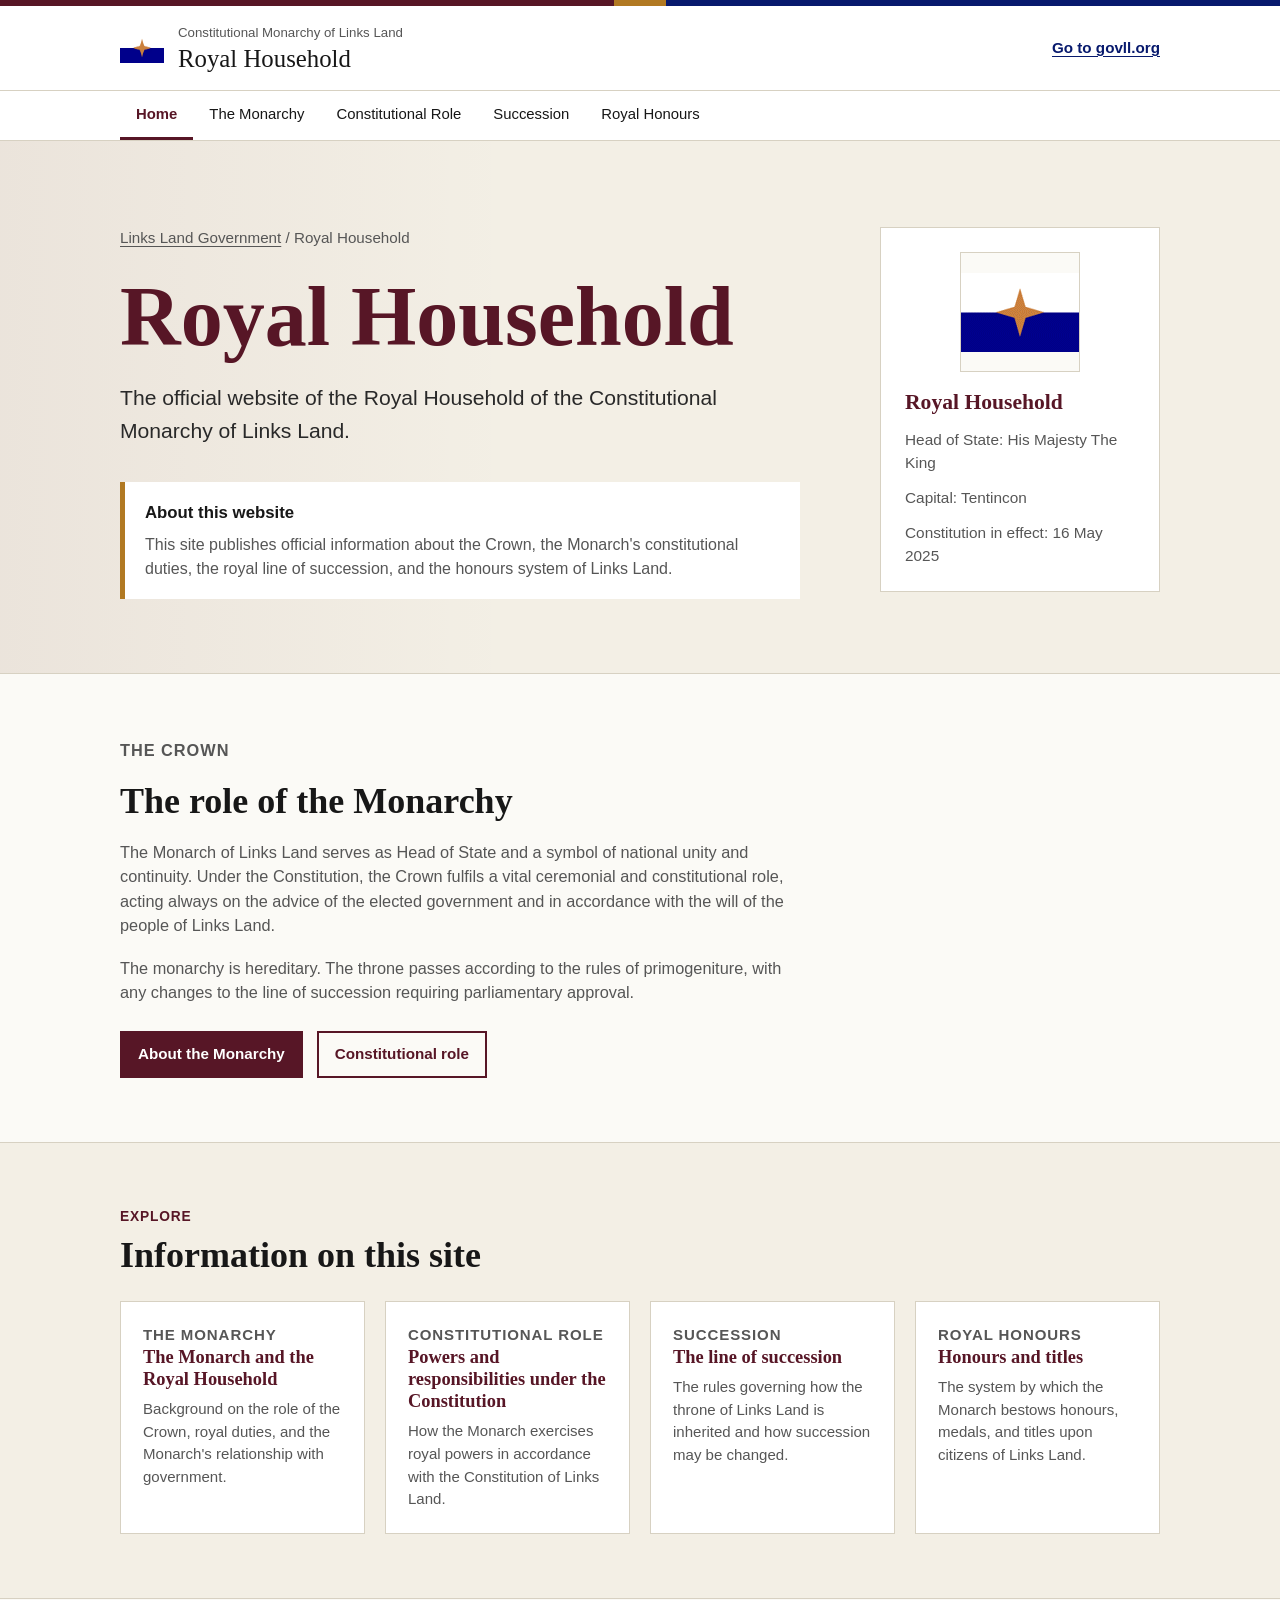
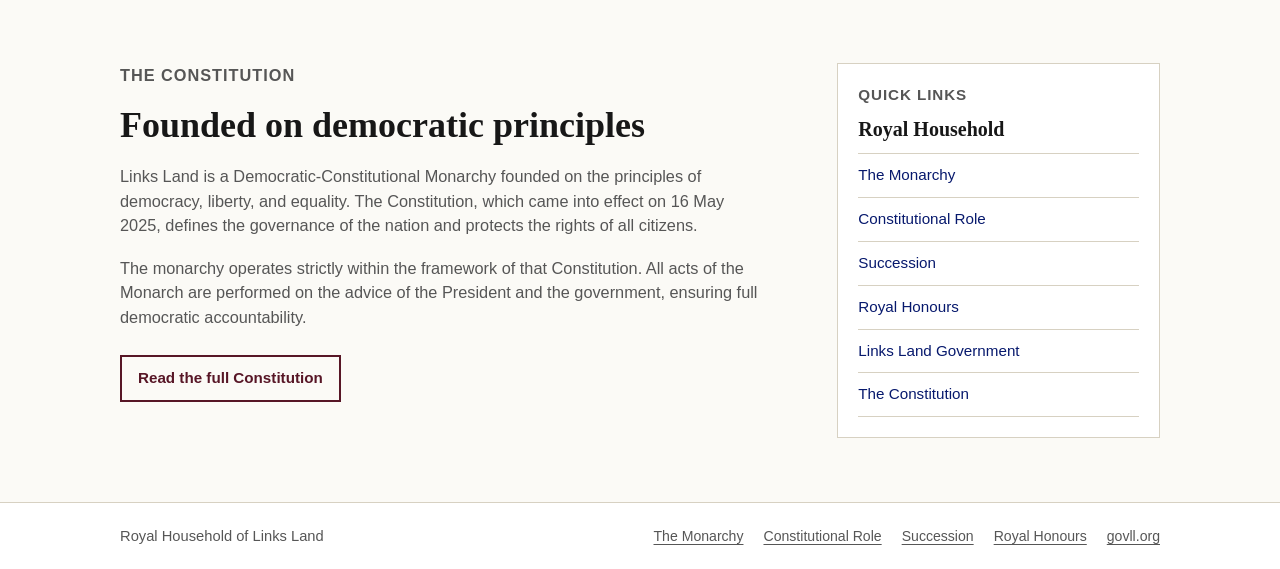
<file: index.html>
<!DOCTYPE html>
<html lang="en">
<head>
  <meta charset="UTF-8" />
  <meta name="viewport" content="width=device-width, initial-scale=1.0" />
  <title>Royal Household of Links Land</title>
  <meta name="description" content="Official website of the Royal Household of the Constitutional Monarchy of Links Land." />
  <link rel="stylesheet" href="/assets/style.css" />
</head>
<body>
  <script src="https://govll.org/_assets/embeds/govbanner.js"></script>
  <div class="top-strip" aria-hidden="true"></div>

  <header class="masthead">
    <div class="wrap masthead-inner">
      <a class="identity" href="/" aria-label="Royal Household of Links Land — home">
        <img src="/assets/links-land-flag.png" alt="" />
        <span class="identity-text">
          <span class="department">Constitutional Monarchy of Links Land</span>
          <span class="site-name">Royal Household</span>
        </span>
      </a>
      <a class="nav-right" href="https://govll.org" target="_blank" rel="noopener noreferrer">Go to govll.org</a>
    </div>
  </header>

  <nav class="primary-nav" aria-label="Main navigation">
    <div class="wrap" style="display:flex; justify-content:space-between; align-items:center;">
      <ul>
        <li><a href="/" aria-current="page">Home</a></li>
        <li><a href="/monarchy">The Monarchy</a></li>
        <li><a href="/constitution">Constitutional Role</a></li>
        <li><a href="/succession">Succession</a></li>
        <li><a href="/honours">Royal Honours</a></li>
      </ul>
    </div>
  </nav>

  <main>
    <section class="hero">
      <div class="wrap hero-grid">
        <div>
          <p class="breadcrumb"><a href="https://govll.org" target="_blank" rel="noopener noreferrer">Links Land Government</a> / Royal Household</p>
          <h1>Royal Household</h1>
          <p class="lead">The official website of the Royal Household of the Constitutional Monarchy of Links Land.</p>

          <div class="notice" role="note">
            <h2>About this website</h2>
            <p>This site publishes official information about the Crown, the Monarch's constitutional duties, the royal line of succession, and the honours system of Links Land.</p>
          </div>
        </div>

        <aside class="panel" aria-label="Royal Household">
          <img src="/assets/links-land-flag.png" alt="Flag of Links Land" />
          <h2>Royal Household</h2>
          <p>Head of State: His Majesty The King</p>
          <p>Capital: Tentincon</p>
          <p>Constitution in effect: 16 May 2025</p>
        </aside>
      </div>
    </section>

    <section class="content">
      <div class="wrap">
        <p class="section-label">The Crown</p>
        <h2>The role of the Monarchy</h2>
        <p>The Monarch of Links Land serves as Head of State and a symbol of national unity and continuity. Under the Constitution, the Crown fulfils a vital ceremonial and constitutional role, acting always on the advice of the elected government and in accordance with the will of the people of Links Land.</p>
        <p>The monarchy is hereditary. The throne passes according to the rules of primogeniture, with any changes to the line of succession requiring parliamentary approval.</p>

        <div class="actions">
          <a class="button" href="/monarchy">About the Monarchy</a>
          <a class="button secondary" href="/constitution">Constitutional role</a>
        </div>
      </div>
    </section>

    <div class="alt-band">
      <div class="wrap">
        <p class="section-label">Explore</p>
        <h2 style="margin:0 0 24px; font-family:Georgia,'Times New Roman',serif; font-size:clamp(1.7rem,4vw,2.25rem); line-height:1.15;">Information on this site</h2>
        <div class="card-grid">
          <a class="card" href="/monarchy">
            <p class="card-label">The Monarchy</p>
            <h3>The Monarch and the Royal Household</h3>
            <p>Background on the role of the Crown, royal duties, and the Monarch's relationship with government.</p>
          </a>
          <a class="card" href="/constitution">
            <p class="card-label">Constitutional Role</p>
            <h3>Powers and responsibilities under the Constitution</h3>
            <p>How the Monarch exercises royal powers in accordance with the Constitution of Links Land.</p>
          </a>
          <a class="card" href="/succession">
            <p class="card-label">Succession</p>
            <h3>The line of succession</h3>
            <p>The rules governing how the throne of Links Land is inherited and how succession may be changed.</p>
          </a>
          <a class="card" href="/honours">
            <p class="card-label">Royal Honours</p>
            <h3>Honours and titles</h3>
            <p>The system by which the Monarch bestows honours, medals, and titles upon citizens of Links Land.</p>
          </a>
        </div>
      </div>
    </div>

    <section class="content">
      <div class="wrap content-grid">
        <div>
          <p class="section-label">The Constitution</p>
          <h2>Founded on democratic principles</h2>
          <p>Links Land is a Democratic-Constitutional Monarchy founded on the principles of democracy, liberty, and equality. The Constitution, which came into effect on 16 May 2025, defines the governance of the nation and protects the rights of all citizens.</p>
          <p>The monarchy operates strictly within the framework of that Constitution. All acts of the Monarch are performed on the advice of the President and the government, ensuring full democratic accountability.</p>
          <div class="actions">
            <a class="button secondary" href="https://govll.org/constitution/" target="_blank" rel="noopener noreferrer">Read the full Constitution</a>
          </div>
        </div>

        <aside class="sidebar">
          <p class="section-label">Quick links</p>
          <h2>Royal Household</h2>
          <nav aria-label="Section links">
            <ul class="sidebar-nav">
              <li><a href="/monarchy">The Monarchy</a></li>
              <li><a href="/constitution">Constitutional Role</a></li>
              <li><a href="/succession">Succession</a></li>
              <li><a href="/honours">Royal Honours</a></li>
              <li><a href="https://govll.org" target="_blank" rel="noopener noreferrer">Links Land Government</a></li>
              <li><a href="https://govll.org/constitution/" target="_blank" rel="noopener noreferrer">The Constitution</a></li>
            </ul>
          </nav>
        </aside>
      </div>
    </section>
  </main>

  <footer class="footer">
    <div class="wrap footer-inner">
      <span>Royal Household of Links Land</span>
      <nav class="footer-links" aria-label="Footer links">
        <a href="/monarchy">The Monarchy</a>
        <a href="/constitution">Constitutional Role</a>
        <a href="/succession">Succession</a>
        <a href="/honours">Royal Honours</a>
        <a href="https://govll.org" target="_blank" rel="noopener noreferrer">govll.org</a>
      </nav>
    </div>
  </footer>
</body>
</html>
</file>
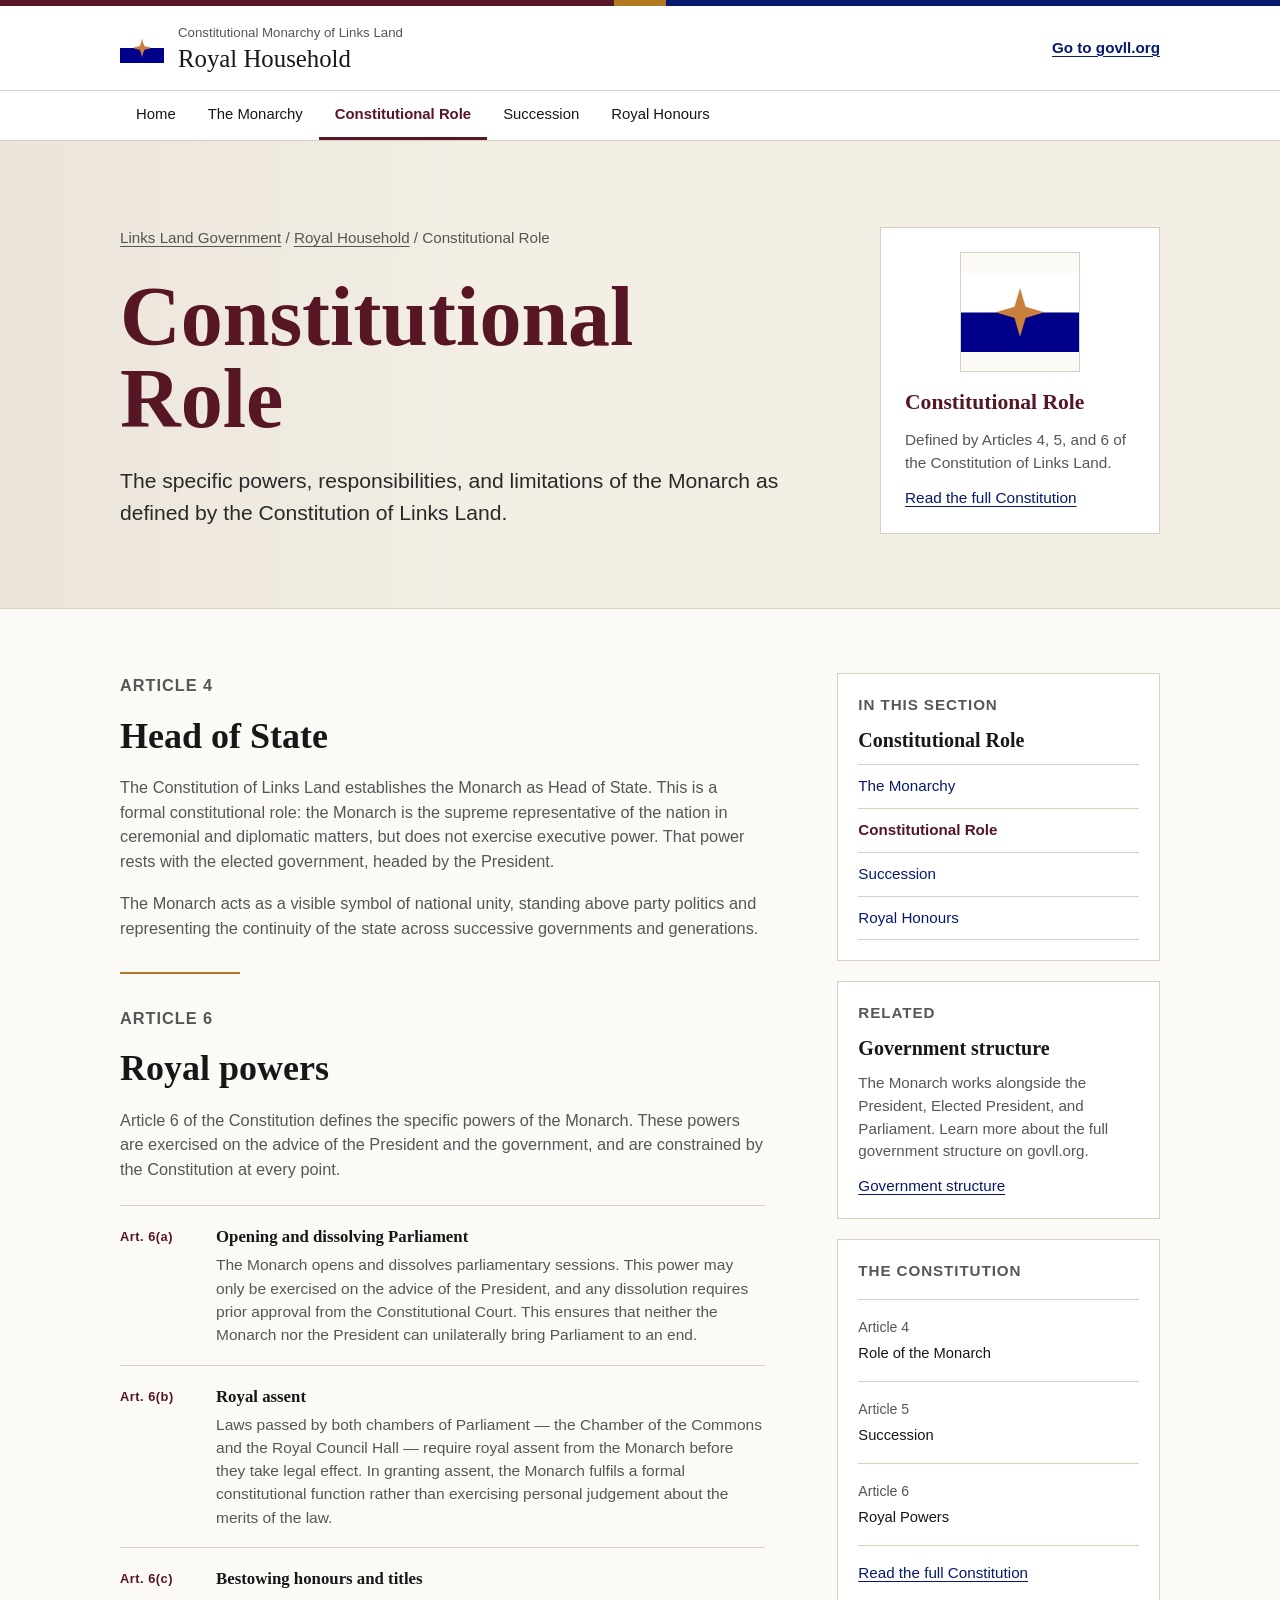
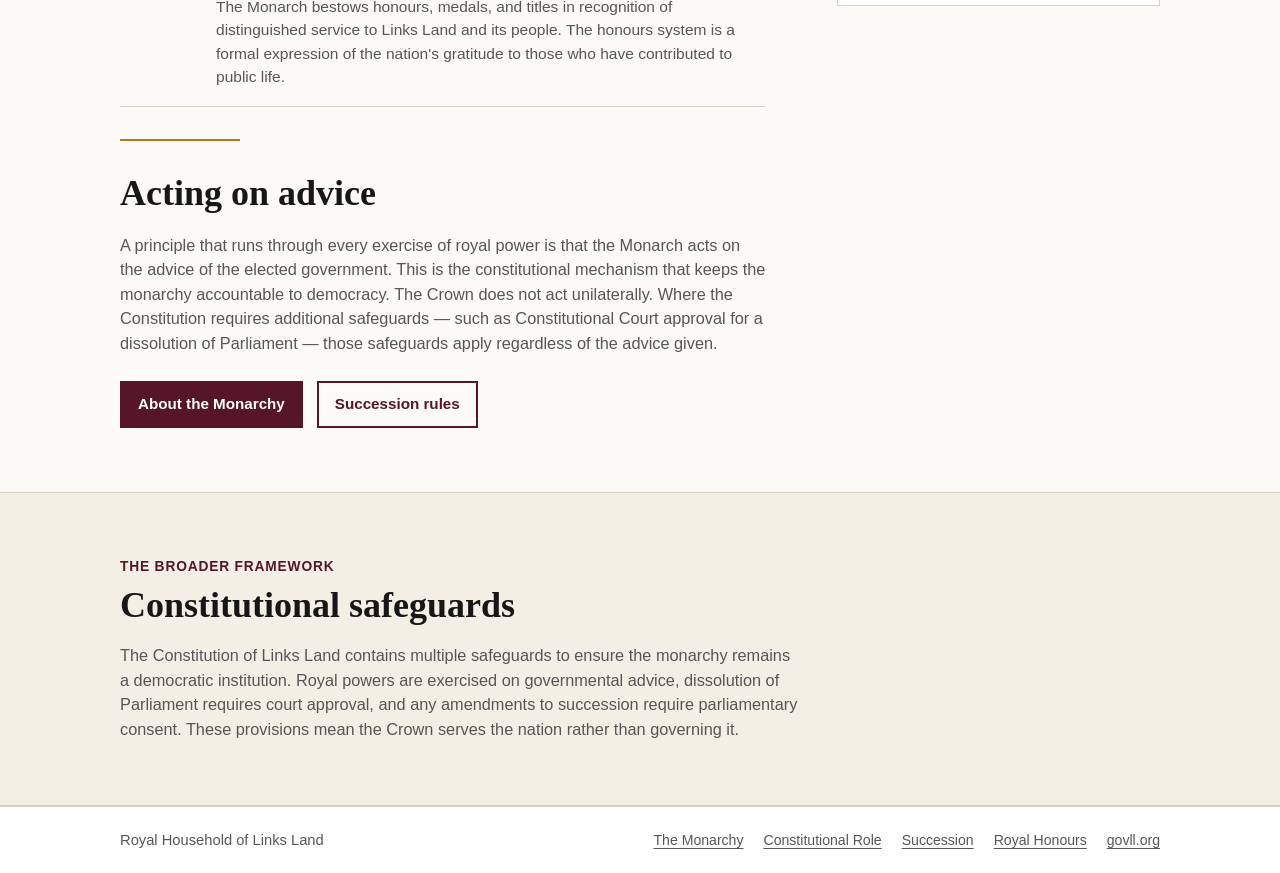
<file: constitution/index.html>
<!DOCTYPE html>
<html lang="en">
<head>
  <meta charset="UTF-8" />
  <meta name="viewport" content="width=device-width, initial-scale=1.0" />
  <title>Constitutional Role — Royal Household of Links Land</title>
  <meta name="description" content="The Monarch's constitutional powers and responsibilities under the Constitution of Links Land." />
  <link rel="stylesheet" href="/assets/style.css" />
</head>
<body>
  <script src="https://govll.org/_assets/embeds/govbanner.js"></script>
  <div class="top-strip" aria-hidden="true"></div>

  <header class="masthead">
    <div class="wrap masthead-inner">
      <a class="identity" href="/" aria-label="Royal Household of Links Land — home">
        <img src="/assets/links-land-flag.png" alt="" />
        <span class="identity-text">
          <span class="department">Constitutional Monarchy of Links Land</span>
          <span class="site-name">Royal Household</span>
        </span>
      </a>
      <a class="nav-right" href="https://govll.org" target="_blank" rel="noopener noreferrer">Go to govll.org</a>
    </div>
  </header>

  <nav class="primary-nav" aria-label="Main navigation">
    <div class="wrap">
      <ul>
        <li><a href="/">Home</a></li>
        <li><a href="/monarchy">The Monarchy</a></li>
        <li><a href="/constitution" aria-current="page">Constitutional Role</a></li>
        <li><a href="/succession">Succession</a></li>
        <li><a href="/honours">Royal Honours</a></li>
      </ul>
    </div>
  </nav>

  <main>
    <section class="hero">
      <div class="wrap hero-grid">
        <div>
          <p class="breadcrumb">
            <a href="https://govll.org" target="_blank" rel="noopener noreferrer">Links Land Government</a> /
            <a href="/">Royal Household</a> /
            Constitutional Role
          </p>
          <h1>Constitutional Role</h1>
          <p class="lead">The specific powers, responsibilities, and limitations of the Monarch as defined by the Constitution of Links Land.</p>
        </div>

        <aside class="panel">
          <img src="/assets/links-land-flag.png" alt="Flag of Links Land" />
          <h2>Constitutional Role</h2>
          <p>Defined by Articles 4, 5, and 6 of the Constitution of Links Land.</p>
          <p style="margin-top:12px;"><a href="https://govll.org/constitution/" target="_blank" rel="noopener noreferrer">Read the full Constitution</a></p>
        </aside>
      </div>
    </section>

    <section class="content">
      <div class="wrap content-grid">
        <div>
          <p class="section-label">Article 4</p>
          <h2>Head of State</h2>
          <p>The Constitution of Links Land establishes the Monarch as Head of State. This is a formal constitutional role: the Monarch is the supreme representative of the nation in ceremonial and diplomatic matters, but does not exercise executive power. That power rests with the elected government, headed by the President.</p>
          <p>The Monarch acts as a visible symbol of national unity, standing above party politics and representing the continuity of the state across successive governments and generations.</p>

          <hr class="gold-divider" />

          <p class="section-label">Article 6</p>
          <h2>Royal powers</h2>
          <p>Article 6 of the Constitution defines the specific powers of the Monarch. These powers are exercised on the advice of the President and the government, and are constrained by the Constitution at every point.</p>

          <ul class="rule-list" style="margin-top:24px;">
            <li>
              <span class="rule-tag">Art. 6(a)</span>
              <div>
                <h4>Opening and dissolving Parliament</h4>
                <p>The Monarch opens and dissolves parliamentary sessions. This power may only be exercised on the advice of the President, and any dissolution requires prior approval from the Constitutional Court. This ensures that neither the Monarch nor the President can unilaterally bring Parliament to an end.</p>
              </div>
            </li>
            <li>
              <span class="rule-tag">Art. 6(b)</span>
              <div>
                <h4>Royal assent</h4>
                <p>Laws passed by both chambers of Parliament — the Chamber of the Commons and the Royal Council Hall — require royal assent from the Monarch before they take legal effect. In granting assent, the Monarch fulfils a formal constitutional function rather than exercising personal judgement about the merits of the law.</p>
              </div>
            </li>
            <li>
              <span class="rule-tag">Art. 6(c)</span>
              <div>
                <h4>Bestowing honours and titles</h4>
                <p>The Monarch bestows honours, medals, and titles in recognition of distinguished service to Links Land and its people. The honours system is a formal expression of the nation's gratitude to those who have contributed to public life.</p>
              </div>
            </li>
          </ul>

          <hr class="gold-divider" />

          <h2>Acting on advice</h2>
          <p>A principle that runs through every exercise of royal power is that the Monarch acts on the advice of the elected government. This is the constitutional mechanism that keeps the monarchy accountable to democracy. The Crown does not act unilaterally. Where the Constitution requires additional safeguards — such as Constitutional Court approval for a dissolution of Parliament — those safeguards apply regardless of the advice given.</p>

          <div class="actions">
            <a class="button" href="/monarchy">About the Monarchy</a>
            <a class="button secondary" href="/succession">Succession rules</a>
          </div>
        </div>

        <aside>
          <div class="sidebar">
            <p class="section-label">In this section</p>
            <h2>Constitutional Role</h2>
            <nav aria-label="Section navigation">
              <ul class="sidebar-nav">
                <li><a href="/monarchy">The Monarchy</a></li>
                <li><a href="/constitution" aria-current="page">Constitutional Role</a></li>
                <li><a href="/succession">Succession</a></li>
                <li><a href="/honours">Royal Honours</a></li>
              </ul>
            </nav>
          </div>

          <div class="sidebar" style="margin-top:20px;">
            <p class="section-label">Related</p>
            <h2>Government structure</h2>
            <p style="font-size:0.95rem; color:var(--muted);">The Monarch works alongside the President, Elected President, and Parliament. Learn more about the full government structure on govll.org.</p>
            <p style="margin-top:12px;"><a href="https://govll.org/government/" target="_blank" rel="noopener noreferrer">Government structure</a></p>
          </div>

          <div class="sidebar" style="margin-top:20px;">
            <p class="section-label">The Constitution</p>
            <dl class="facts">
              <div class="fact">
                <dt>Article 4</dt>
                <dd style="font-weight:400; font-size:0.92rem;">Role of the Monarch</dd>
              </div>
              <div class="fact">
                <dt>Article 5</dt>
                <dd style="font-weight:400; font-size:0.92rem;">Succession</dd>
              </div>
              <div class="fact">
                <dt>Article 6</dt>
                <dd style="font-weight:400; font-size:0.92rem;">Royal Powers</dd>
              </div>
            </dl>
            <p style="margin-top:14px;"><a href="https://govll.org/constitution/" target="_blank" rel="noopener noreferrer">Read the full Constitution</a></p>
          </div>
        </aside>
      </div>
    </section>

    <div class="alt-band">
      <div class="wrap">
        <p class="section-label">The broader framework</p>
        <h2 style="margin:0 0 12px; font-family:Georgia,'Times New Roman',serif; font-size:clamp(1.7rem,4vw,2.25rem); line-height:1.15;">Constitutional safeguards</h2>
        <p style="max-width:680px; color:var(--muted); font-size:1.02rem; margin-bottom:0;">The Constitution of Links Land contains multiple safeguards to ensure the monarchy remains a democratic institution. Royal powers are exercised on governmental advice, dissolution of Parliament requires court approval, and any amendments to succession require parliamentary consent. These provisions mean the Crown serves the nation rather than governing it.</p>
      </div>
    </div>
  </main>

  <footer class="footer">
    <div class="wrap footer-inner">
      <span>Royal Household of Links Land</span>
      <nav class="footer-links" aria-label="Footer links">
        <a href="/monarchy">The Monarchy</a>
        <a href="/constitution">Constitutional Role</a>
        <a href="/succession">Succession</a>
        <a href="/honours">Royal Honours</a>
        <a href="https://govll.org" target="_blank" rel="noopener noreferrer">govll.org</a>
      </nav>
    </div>
  </footer>
</body>
</html>
</file>
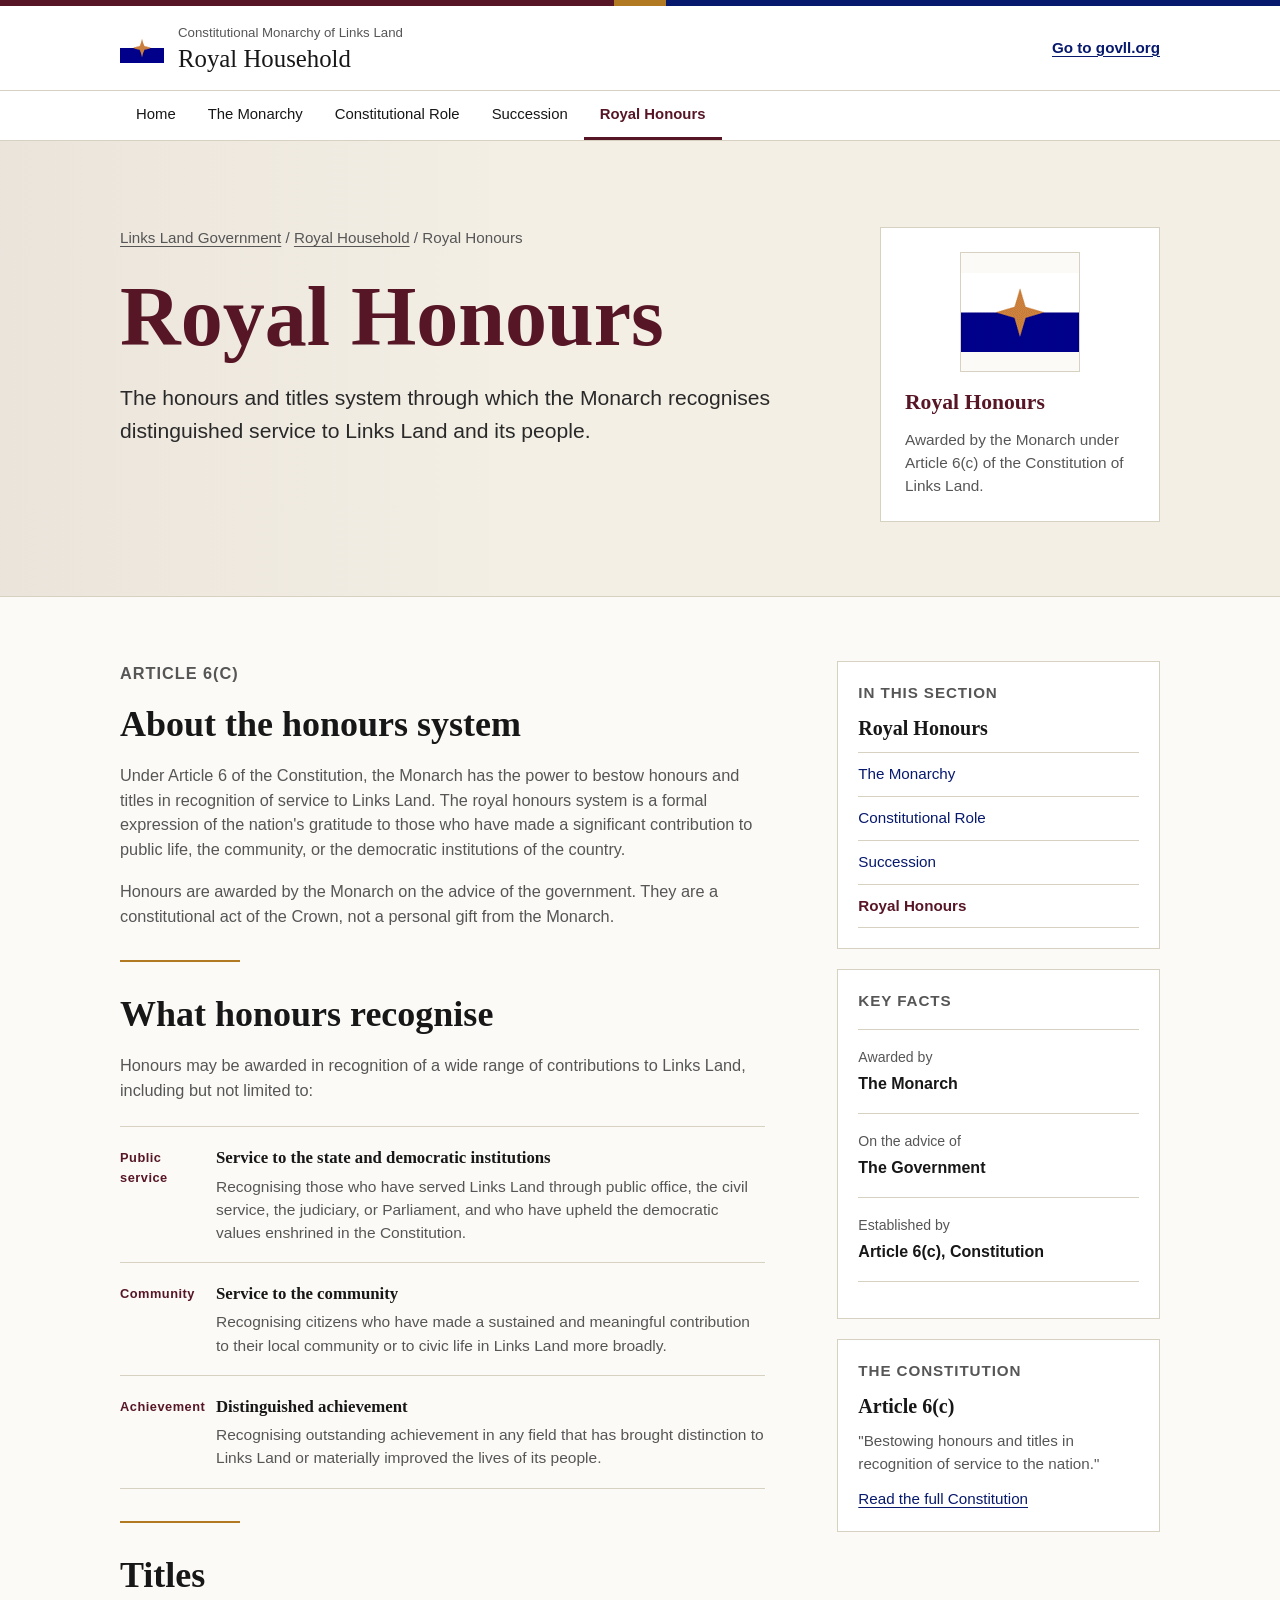
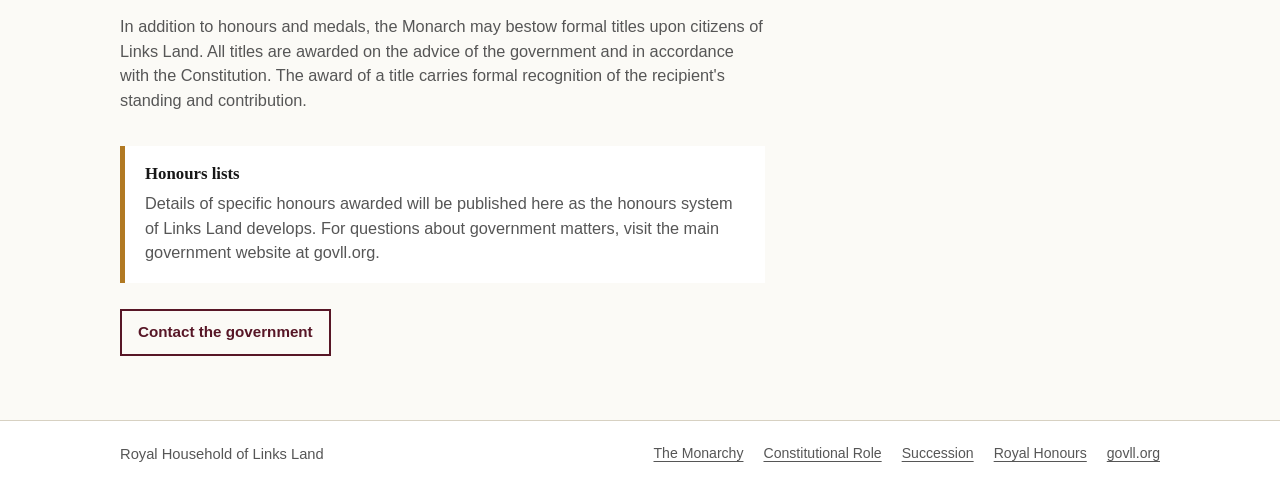
<file: honours/index.html>
<!DOCTYPE html>
<html lang="en">
<head>
  <meta charset="UTF-8" />
  <meta name="viewport" content="width=device-width, initial-scale=1.0" />
  <title>Royal Honours — Royal Household of Links Land</title>
  <meta name="description" content="The honours and titles system of Links Land, through which the Monarch recognises distinguished service to the nation." />
  <link rel="stylesheet" href="/assets/style.css" />
</head>
<body>
  <script src="https://govll.org/_assets/embeds/govbanner.js"></script>
  <div class="top-strip" aria-hidden="true"></div>

  <header class="masthead">
    <div class="wrap masthead-inner">
      <a class="identity" href="/" aria-label="Royal Household of Links Land — home">
        <img src="/assets/links-land-flag.png" alt="" />
        <span class="identity-text">
          <span class="department">Constitutional Monarchy of Links Land</span>
          <span class="site-name">Royal Household</span>
        </span>
      </a>
      <a class="nav-right" href="https://govll.org" target="_blank" rel="noopener noreferrer">Go to govll.org</a>
    </div>
  </header>

  <nav class="primary-nav" aria-label="Main navigation">
    <div class="wrap">
      <ul>
        <li><a href="/">Home</a></li>
        <li><a href="/monarchy">The Monarchy</a></li>
        <li><a href="/constitution">Constitutional Role</a></li>
        <li><a href="/succession">Succession</a></li>
        <li><a href="/honours" aria-current="page">Royal Honours</a></li>
      </ul>
    </div>
  </nav>

  <main>
    <section class="hero">
      <div class="wrap hero-grid">
        <div>
          <p class="breadcrumb">
            <a href="https://govll.org" target="_blank" rel="noopener noreferrer">Links Land Government</a> /
            <a href="/">Royal Household</a> /
            Royal Honours
          </p>
          <h1>Royal Honours</h1>
          <p class="lead">The honours and titles system through which the Monarch recognises distinguished service to Links Land and its people.</p>
        </div>

        <aside class="panel">
          <img src="/assets/links-land-flag.png" alt="Flag of Links Land" />
          <h2>Royal Honours</h2>
          <p>Awarded by the Monarch under Article 6(c) of the Constitution of Links Land.</p>
        </aside>
      </div>
    </section>

    <section class="content">
      <div class="wrap content-grid">
        <div>
          <p class="section-label">Article 6(c)</p>
          <h2>About the honours system</h2>
          <p>Under Article 6 of the Constitution, the Monarch has the power to bestow honours and titles in recognition of service to Links Land. The royal honours system is a formal expression of the nation's gratitude to those who have made a significant contribution to public life, the community, or the democratic institutions of the country.</p>
          <p>Honours are awarded by the Monarch on the advice of the government. They are a constitutional act of the Crown, not a personal gift from the Monarch.</p>

          <hr class="gold-divider" />

          <h2>What honours recognise</h2>
          <p>Honours may be awarded in recognition of a wide range of contributions to Links Land, including but not limited to:</p>

          <ul class="rule-list" style="margin-top:24px;">
            <li>
              <span class="rule-tag">Public service</span>
              <div>
                <h4>Service to the state and democratic institutions</h4>
                <p>Recognising those who have served Links Land through public office, the civil service, the judiciary, or Parliament, and who have upheld the democratic values enshrined in the Constitution.</p>
              </div>
            </li>
            <li>
              <span class="rule-tag">Community</span>
              <div>
                <h4>Service to the community</h4>
                <p>Recognising citizens who have made a sustained and meaningful contribution to their local community or to civic life in Links Land more broadly.</p>
              </div>
            </li>
            <li>
              <span class="rule-tag">Achievement</span>
              <div>
                <h4>Distinguished achievement</h4>
                <p>Recognising outstanding achievement in any field that has brought distinction to Links Land or materially improved the lives of its people.</p>
              </div>
            </li>
          </ul>

          <hr class="gold-divider" />

          <h2>Titles</h2>
          <p>In addition to honours and medals, the Monarch may bestow formal titles upon citizens of Links Land. All titles are awarded on the advice of the government and in accordance with the Constitution. The award of a title carries formal recognition of the recipient's standing and contribution.</p>

          <div class="notice" role="note">
            <h2>Honours lists</h2>
            <p>Details of specific honours awarded will be published here as the honours system of Links Land develops. For questions about government matters, visit the main government website at govll.org.</p>
          </div>

          <div class="actions">
            <a class="button secondary" href="https://govll.org/contact/" target="_blank" rel="noopener noreferrer">Contact the government</a>
          </div>
        </div>

        <aside>
          <div class="sidebar">
            <p class="section-label">In this section</p>
            <h2>Royal Honours</h2>
            <nav aria-label="Section navigation">
              <ul class="sidebar-nav">
                <li><a href="/monarchy">The Monarchy</a></li>
                <li><a href="/constitution">Constitutional Role</a></li>
                <li><a href="/succession">Succession</a></li>
                <li><a href="/honours" aria-current="page">Royal Honours</a></li>
              </ul>
            </nav>
          </div>

          <div class="sidebar" style="margin-top:20px;">
            <p class="section-label">Key facts</p>
            <dl class="facts">
              <div class="fact">
                <dt>Awarded by</dt>
                <dd>The Monarch</dd>
              </div>
              <div class="fact">
                <dt>On the advice of</dt>
                <dd>The Government</dd>
              </div>
              <div class="fact">
                <dt>Established by</dt>
                <dd>Article 6(c), Constitution</dd>
              </div>
            </dl>
          </div>

          <div class="sidebar" style="margin-top:20px;">
            <p class="section-label">The Constitution</p>
            <h2>Article 6(c)</h2>
            <p style="font-size:0.95rem; color:var(--muted);">"Bestowing honours and titles in recognition of service to the nation."</p>
            <p style="margin-top:12px;"><a href="https://govll.org/constitution/" target="_blank" rel="noopener noreferrer">Read the full Constitution</a></p>
          </div>
        </aside>
      </div>
    </section>
  </main>

  <footer class="footer">
    <div class="wrap footer-inner">
      <span>Royal Household of Links Land</span>
      <nav class="footer-links" aria-label="Footer links">
        <a href="/monarchy">The Monarchy</a>
        <a href="/constitution">Constitutional Role</a>
        <a href="/succession">Succession</a>
        <a href="/honours">Royal Honours</a>
        <a href="https://govll.org" target="_blank" rel="noopener noreferrer">govll.org</a>
      </nav>
    </div>
  </footer>
</body>
</html>
</file>
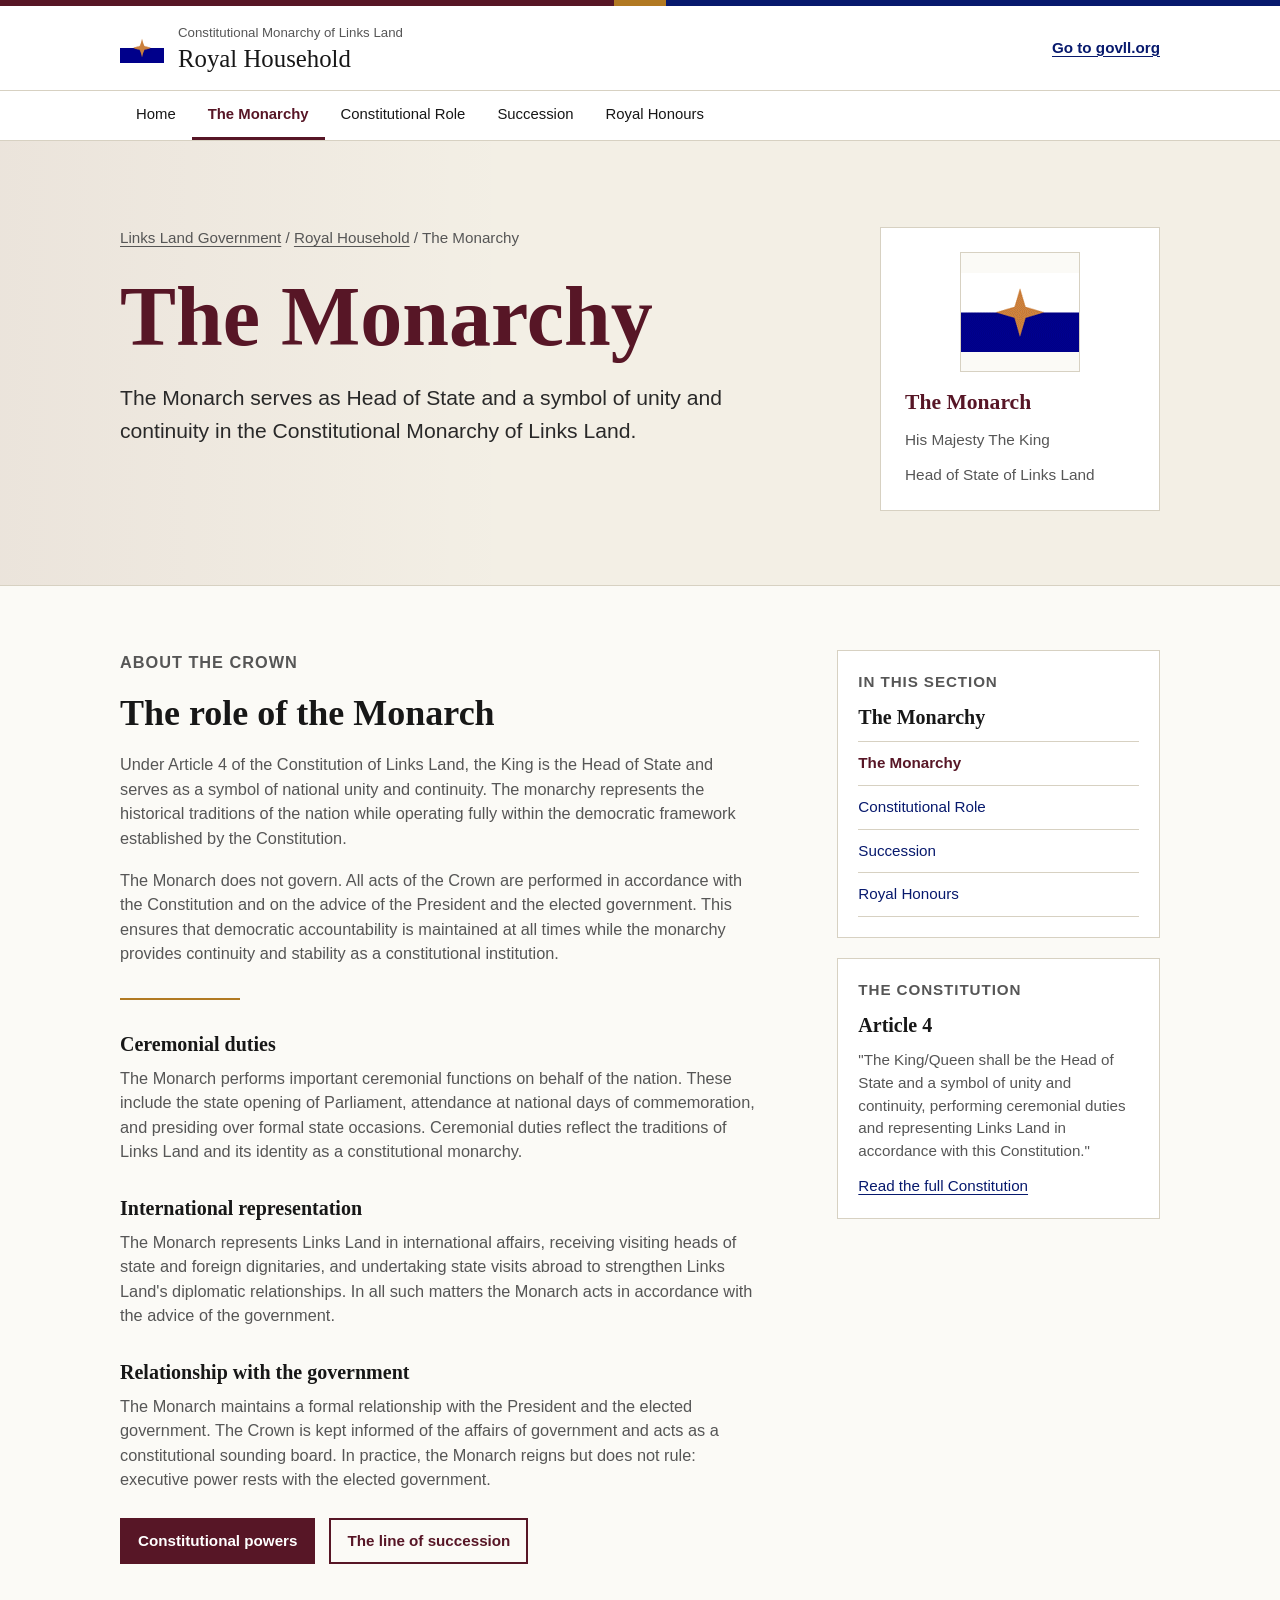
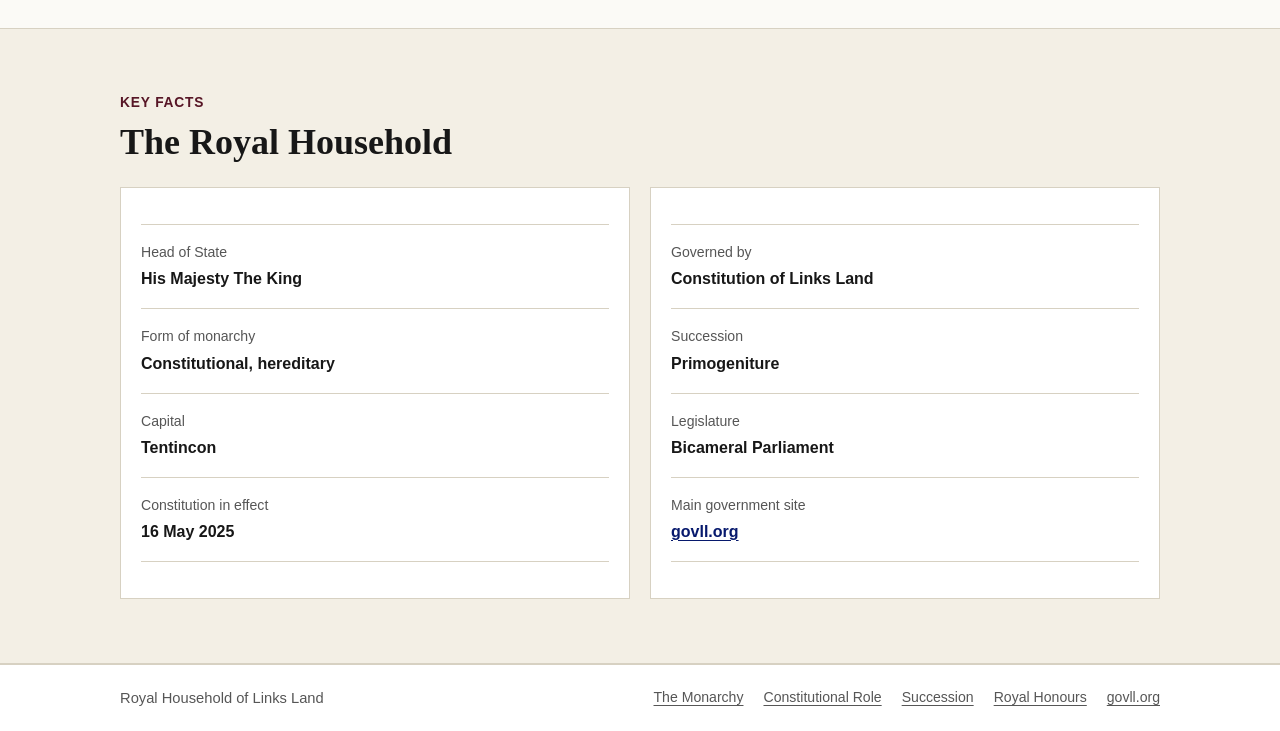
<file: monarchy/index.html>
<!DOCTYPE html>
<html lang="en">
<head>
  <meta charset="UTF-8" />
  <meta name="viewport" content="width=device-width, initial-scale=1.0" />
  <title>The Monarchy — Royal Household of Links Land</title>
  <meta name="description" content="About the Monarch and the Royal Household of the Constitutional Monarchy of Links Land." />
  <link rel="stylesheet" href="/assets/style.css" />
</head>
<body>
  <script src="https://govll.org/_assets/embeds/govbanner.js"></script>
  <div class="top-strip" aria-hidden="true"></div>

  <header class="masthead">
    <div class="wrap masthead-inner">
      <a class="identity" href="/" aria-label="Royal Household of Links Land — home">
        <img src="/assets/links-land-flag.png" alt="" />
        <span class="identity-text">
          <span class="department">Constitutional Monarchy of Links Land</span>
          <span class="site-name">Royal Household</span>
        </span>
      </a>
      <a class="nav-right" href="https://govll.org" target="_blank" rel="noopener noreferrer">Go to govll.org</a>
    </div>
  </header>

  <nav class="primary-nav" aria-label="Main navigation">
    <div class="wrap">
      <ul>
        <li><a href="/">Home</a></li>
        <li><a href="/monarchy" aria-current="page">The Monarchy</a></li>
        <li><a href="/constitution">Constitutional Role</a></li>
        <li><a href="/succession">Succession</a></li>
        <li><a href="/honours">Royal Honours</a></li>
      </ul>
    </div>
  </nav>

  <main>
    <section class="hero">
      <div class="wrap hero-grid">
        <div>
          <p class="breadcrumb">
            <a href="https://govll.org" target="_blank" rel="noopener noreferrer">Links Land Government</a> /
            <a href="/">Royal Household</a> /
            The Monarchy
          </p>
          <h1>The Monarchy</h1>
          <p class="lead">The Monarch serves as Head of State and a symbol of unity and continuity in the Constitutional Monarchy of Links Land.</p>
        </div>

        <aside class="panel">
          <img src="/assets/links-land-flag.png" alt="Flag of Links Land" />
          <h2>The Monarch</h2>
          <p>His Majesty The King</p>
          <p>Head of State of Links Land</p>
        </aside>
      </div>
    </section>

    <section class="content">
      <div class="wrap content-grid">
        <div>
          <p class="section-label">About the Crown</p>
          <h2>The role of the Monarch</h2>
          <p>Under Article 4 of the Constitution of Links Land, the King is the Head of State and serves as a symbol of national unity and continuity. The monarchy represents the historical traditions of the nation while operating fully within the democratic framework established by the Constitution.</p>
          <p>The Monarch does not govern. All acts of the Crown are performed in accordance with the Constitution and on the advice of the President and the elected government. This ensures that democratic accountability is maintained at all times while the monarchy provides continuity and stability as a constitutional institution.</p>

          <hr class="gold-divider" />

          <h3>Ceremonial duties</h3>
          <p>The Monarch performs important ceremonial functions on behalf of the nation. These include the state opening of Parliament, attendance at national days of commemoration, and presiding over formal state occasions. Ceremonial duties reflect the traditions of Links Land and its identity as a constitutional monarchy.</p>

          <h3>International representation</h3>
          <p>The Monarch represents Links Land in international affairs, receiving visiting heads of state and foreign dignitaries, and undertaking state visits abroad to strengthen Links Land's diplomatic relationships. In all such matters the Monarch acts in accordance with the advice of the government.</p>

          <h3>Relationship with the government</h3>
          <p>The Monarch maintains a formal relationship with the President and the elected government. The Crown is kept informed of the affairs of government and acts as a constitutional sounding board. In practice, the Monarch reigns but does not rule: executive power rests with the elected government.</p>

          <div class="actions">
            <a class="button" href="/constitution">Constitutional powers</a>
            <a class="button secondary" href="/succession">The line of succession</a>
          </div>
        </div>

        <aside>
          <div class="sidebar">
            <p class="section-label">In this section</p>
            <h2>The Monarchy</h2>
            <nav aria-label="Section navigation">
              <ul class="sidebar-nav">
                <li><a href="/monarchy" aria-current="page">The Monarchy</a></li>
                <li><a href="/constitution">Constitutional Role</a></li>
                <li><a href="/succession">Succession</a></li>
                <li><a href="/honours">Royal Honours</a></li>
              </ul>
            </nav>
          </div>

          <div class="sidebar" style="margin-top:20px;">
            <p class="section-label">The Constitution</p>
            <h2>Article 4</h2>
            <p style="color:var(--muted); font-size:0.95rem;">"The King/Queen shall be the Head of State and a symbol of unity and continuity, performing ceremonial duties and representing Links Land in accordance with this Constitution."</p>
            <p style="margin-top:12px;"><a href="https://govll.org/constitution/" target="_blank" rel="noopener noreferrer">Read the full Constitution</a></p>
          </div>
        </aside>
      </div>
    </section>

    <div class="alt-band">
      <div class="wrap">
        <p class="section-label">Key facts</p>
        <h2 style="margin:0 0 24px; font-family:Georgia,'Times New Roman',serif; font-size:clamp(1.7rem,4vw,2.25rem); line-height:1.15;">The Royal Household</h2>
        <div style="display:grid; grid-template-columns:repeat(auto-fit,minmax(220px,1fr)); gap:20px;">
          <div class="panel" style="padding:20px;">
            <dl class="facts">
              <div class="fact">
                <dt>Head of State</dt>
                <dd>His Majesty The King</dd>
              </div>
              <div class="fact">
                <dt>Form of monarchy</dt>
                <dd>Constitutional, hereditary</dd>
              </div>
              <div class="fact">
                <dt>Capital</dt>
                <dd>Tentincon</dd>
              </div>
              <div class="fact">
                <dt>Constitution in effect</dt>
                <dd>16 May 2025</dd>
              </div>
            </dl>
          </div>
          <div class="panel" style="padding:20px;">
            <dl class="facts">
              <div class="fact">
                <dt>Governed by</dt>
                <dd>Constitution of Links Land</dd>
              </div>
              <div class="fact">
                <dt>Succession</dt>
                <dd>Primogeniture</dd>
              </div>
              <div class="fact">
                <dt>Legislature</dt>
                <dd>Bicameral Parliament</dd>
              </div>
              <div class="fact">
                <dt>Main government site</dt>
                <dd><a href="https://govll.org" target="_blank" rel="noopener noreferrer">govll.org</a></dd>
              </div>
            </dl>
          </div>
        </div>
      </div>
    </div>
  </main>

  <footer class="footer">
    <div class="wrap footer-inner">
      <span>Royal Household of Links Land</span>
      <nav class="footer-links" aria-label="Footer links">
        <a href="/monarchy">The Monarchy</a>
        <a href="/constitution">Constitutional Role</a>
        <a href="/succession">Succession</a>
        <a href="/honours">Royal Honours</a>
        <a href="https://govll.org" target="_blank" rel="noopener noreferrer">govll.org</a>
      </nav>
    </div>
  </footer>
</body>
</html>
</file>
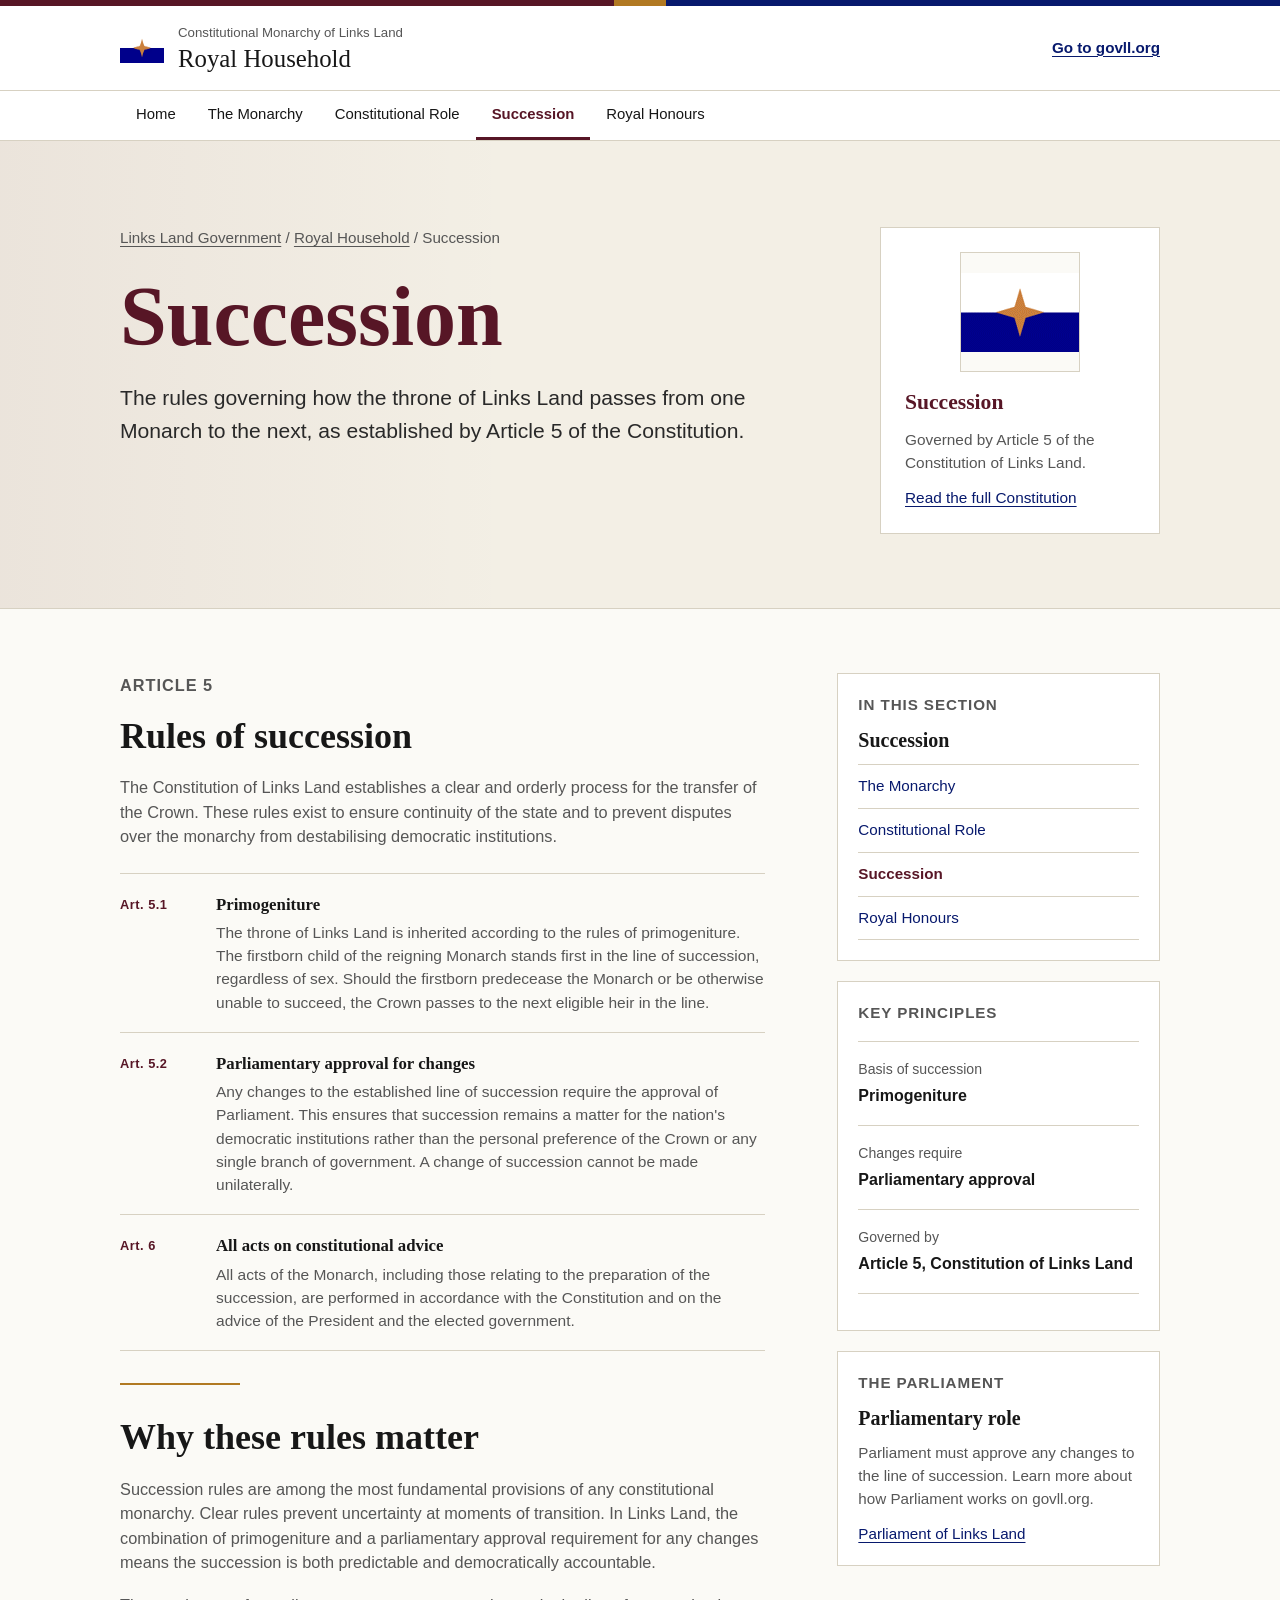
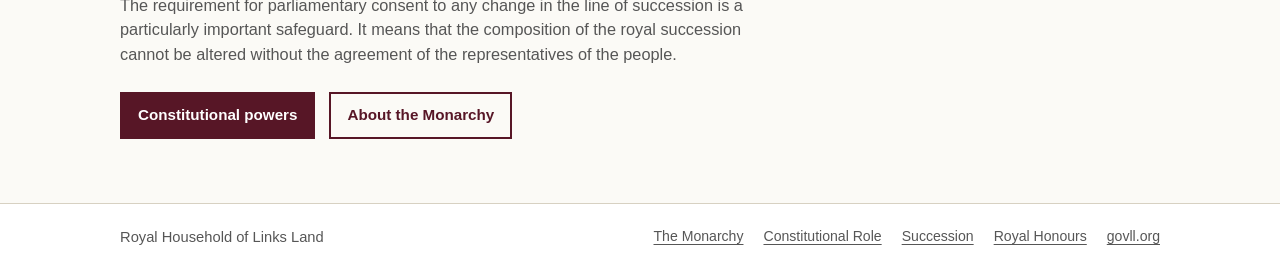
<file: succession/index.html>
<!DOCTYPE html>
<html lang="en">
<head>
  <meta charset="UTF-8" />
  <meta name="viewport" content="width=device-width, initial-scale=1.0" />
  <title>Succession — Royal Household of Links Land</title>
  <meta name="description" content="The rules governing succession to the throne of Links Land, as established by the Constitution." />
  <link rel="stylesheet" href="/assets/style.css" />
</head>
<body>
  <script src="https://govll.org/_assets/embeds/govbanner.js"></script>
  <div class="top-strip" aria-hidden="true"></div>

  <header class="masthead">
    <div class="wrap masthead-inner">
      <a class="identity" href="/" aria-label="Royal Household of Links Land — home">
        <img src="/assets/links-land-flag.png" alt="" />
        <span class="identity-text">
          <span class="department">Constitutional Monarchy of Links Land</span>
          <span class="site-name">Royal Household</span>
        </span>
      </a>
      <a class="nav-right" href="https://govll.org" target="_blank" rel="noopener noreferrer">Go to govll.org</a>
    </div>
  </header>

  <nav class="primary-nav" aria-label="Main navigation">
    <div class="wrap">
      <ul>
        <li><a href="/">Home</a></li>
        <li><a href="/monarchy">The Monarchy</a></li>
        <li><a href="/constitution">Constitutional Role</a></li>
        <li><a href="/succession" aria-current="page">Succession</a></li>
        <li><a href="/honours">Royal Honours</a></li>
      </ul>
    </div>
  </nav>

  <main>
    <section class="hero">
      <div class="wrap hero-grid">
        <div>
          <p class="breadcrumb">
            <a href="https://govll.org" target="_blank" rel="noopener noreferrer">Links Land Government</a> /
            <a href="/">Royal Household</a> /
            Succession
          </p>
          <h1>Succession</h1>
          <p class="lead">The rules governing how the throne of Links Land passes from one Monarch to the next, as established by Article 5 of the Constitution.</p>
        </div>

        <aside class="panel">
          <img src="/assets/links-land-flag.png" alt="Flag of Links Land" />
          <h2>Succession</h2>
          <p>Governed by Article 5 of the Constitution of Links Land.</p>
          <p style="margin-top:12px;"><a href="https://govll.org/constitution/" target="_blank" rel="noopener noreferrer">Read the full Constitution</a></p>
        </aside>
      </div>
    </section>

    <section class="content">
      <div class="wrap content-grid">
        <div>
          <p class="section-label">Article 5</p>
          <h2>Rules of succession</h2>
          <p>The Constitution of Links Land establishes a clear and orderly process for the transfer of the Crown. These rules exist to ensure continuity of the state and to prevent disputes over the monarchy from destabilising democratic institutions.</p>

          <ul class="rule-list" style="margin-top:24px;">
            <li>
              <span class="rule-tag">Art. 5.1</span>
              <div>
                <h4>Primogeniture</h4>
                <p>The throne of Links Land is inherited according to the rules of primogeniture. The firstborn child of the reigning Monarch stands first in the line of succession, regardless of sex. Should the firstborn predecease the Monarch or be otherwise unable to succeed, the Crown passes to the next eligible heir in the line.</p>
              </div>
            </li>
            <li>
              <span class="rule-tag">Art. 5.2</span>
              <div>
                <h4>Parliamentary approval for changes</h4>
                <p>Any changes to the established line of succession require the approval of Parliament. This ensures that succession remains a matter for the nation's democratic institutions rather than the personal preference of the Crown or any single branch of government. A change of succession cannot be made unilaterally.</p>
              </div>
            </li>
            <li>
              <span class="rule-tag">Art. 6</span>
              <div>
                <h4>All acts on constitutional advice</h4>
                <p>All acts of the Monarch, including those relating to the preparation of the succession, are performed in accordance with the Constitution and on the advice of the President and the elected government.</p>
              </div>
            </li>
          </ul>

          <hr class="gold-divider" />

          <h2>Why these rules matter</h2>
          <p>Succession rules are among the most fundamental provisions of any constitutional monarchy. Clear rules prevent uncertainty at moments of transition. In Links Land, the combination of primogeniture and a parliamentary approval requirement for any changes means the succession is both predictable and democratically accountable.</p>
          <p>The requirement for parliamentary consent to any change in the line of succession is a particularly important safeguard. It means that the composition of the royal succession cannot be altered without the agreement of the representatives of the people.</p>

          <div class="actions">
            <a class="button" href="/constitution">Constitutional powers</a>
            <a class="button secondary" href="/monarchy">About the Monarchy</a>
          </div>
        </div>

        <aside>
          <div class="sidebar">
            <p class="section-label">In this section</p>
            <h2>Succession</h2>
            <nav aria-label="Section navigation">
              <ul class="sidebar-nav">
                <li><a href="/monarchy">The Monarchy</a></li>
                <li><a href="/constitution">Constitutional Role</a></li>
                <li><a href="/succession" aria-current="page">Succession</a></li>
                <li><a href="/honours">Royal Honours</a></li>
              </ul>
            </nav>
          </div>

          <div class="sidebar" style="margin-top:20px;">
            <p class="section-label">Key principles</p>
            <dl class="facts">
              <div class="fact">
                <dt>Basis of succession</dt>
                <dd>Primogeniture</dd>
              </div>
              <div class="fact">
                <dt>Changes require</dt>
                <dd>Parliamentary approval</dd>
              </div>
              <div class="fact">
                <dt>Governed by</dt>
                <dd>Article 5, Constitution of Links Land</dd>
              </div>
            </dl>
          </div>

          <div class="sidebar" style="margin-top:20px;">
            <p class="section-label">The Parliament</p>
            <h2>Parliamentary role</h2>
            <p style="font-size:0.95rem; color:var(--muted);">Parliament must approve any changes to the line of succession. Learn more about how Parliament works on govll.org.</p>
            <p style="margin-top:12px;"><a href="https://govll.org/parliament/" target="_blank" rel="noopener noreferrer">Parliament of Links Land</a></p>
          </div>
        </aside>
      </div>
    </section>
  </main>

  <footer class="footer">
    <div class="wrap footer-inner">
      <span>Royal Household of Links Land</span>
      <nav class="footer-links" aria-label="Footer links">
        <a href="/monarchy">The Monarchy</a>
        <a href="/constitution">Constitutional Role</a>
        <a href="/succession">Succession</a>
        <a href="/honours">Royal Honours</a>
        <a href="https://govll.org" target="_blank" rel="noopener noreferrer">govll.org</a>
      </nav>
    </div>
  </footer>
</body>
</html>
</file>
<file: assets/style.css>
/* ============================================================
   Royal Household of Links Land — Shared Stylesheet
   Matches the govll.org aesthetic exactly
   ============================================================ */

:root {
  --ink:    #171717;
  --muted:  #565656;
  --border: #d7d1c2;
  --paper:  #fbfaf6;
  --cream:  #f3efe5;
  --maroon: #571626;
  --navy:   #07196d;
  --gold:   #b17922;
  --focus:  #ffdd00;
}

*, *::before, *::after { box-sizing: border-box; }

html { min-height: 100%; background: var(--paper); }

body {
  min-height: 100%;
  margin: 0;
  color: var(--ink);
  background: var(--paper);
  font-family: Arial, Helvetica, sans-serif;
  font-size: 16px;
  line-height: 1.5;
}

a {
  color: var(--navy);
  text-decoration-thickness: 1px;
  text-underline-offset: 0.18em;
}

a:focus-visible, button:focus-visible {
  outline: 3px solid var(--focus);
  outline-offset: 2px;
}

a:active { border: 3px dotted var(--maroon); }

::selection         { background: var(--maroon); color: #fff; }
::-moz-selection    { background: var(--maroon); color: #fff; }

/* ---- TOP STRIP ---- */
.top-strip {
  height: 6px;
  background: linear-gradient(90deg, var(--maroon) 0 48%, var(--gold) 48% 52%, var(--navy) 52% 100%);
}

/* ---- LAYOUT ---- */
.wrap {
  width: min(1040px, calc(100% - 32px));
  margin: 0 auto;
}

/* ---- MASTHEAD ---- */
.masthead {
  border-bottom: 1px solid var(--border);
  background: #fff;
}

.masthead-inner {
  min-height: 84px;
  display: flex;
  align-items: center;
  justify-content: space-between;
  gap: 24px;
  padding: 16px 0;
}

.identity {
  display: flex;
  align-items: center;
  gap: 14px;
  min-width: 0;
  color: inherit;
  text-decoration: none;
}

.identity img {
  width: 44px;
  height: 44px;
  object-fit: contain;
  flex: 0 0 auto;
}

.identity-text { display: grid; gap: 2px; min-width: 0; }
.department { color: var(--muted); font-size: 0.83rem; }

.site-name {
  color: var(--ink);
  font-family: Georgia, "Times New Roman", serif;
  font-size: clamp(1.22rem, 3vw, 1.55rem);
  line-height: 1.15;
}

/* ---- NAV ---- */
.primary-nav {
  border-bottom: 1px solid var(--border);
  background: #fff;
}

.primary-nav ul {
  list-style: none;
  margin: 0;
  padding: 0;
  display: flex;
  flex-wrap: wrap;
  gap: 0;
}

.primary-nav a {
  display: block;
  padding: 12px 16px;
  color: var(--ink);
  text-decoration: none;
  font-size: 0.93rem;
  border-bottom: 3px solid transparent;
  transition: border-color 0.15s, color 0.15s;
}

.primary-nav a:hover {
  color: var(--maroon);
  border-bottom-color: var(--gold);
}

.primary-nav a[aria-current="page"] {
  color: var(--maroon);
  border-bottom-color: var(--maroon);
  font-weight: 700;
}

.nav-right {
  flex: 0 0 auto;
  font-weight: 700;
  font-size: 0.95rem;
  align-self: center;
}

/* ---- BREADCRUMB ---- */
.breadcrumb {
  margin: 0 0 26px;
  color: var(--muted);
  font-size: 0.95rem;
}

.breadcrumb a { color: var(--muted); }

/* ---- HERO (standard) ---- */
.hero {
  padding: clamp(46px, 8vw, 86px) 0 clamp(42px, 7vw, 74px);
  border-bottom: 1px solid var(--border);
  background: linear-gradient(90deg, rgba(87,22,38,0.05), transparent 40%), var(--cream);
}

.hero-grid {
  display: grid;
  grid-template-columns: minmax(0,1fr) 280px;
  gap: clamp(34px, 6vw, 74px);
  align-items: start;
}

h1 {
  max-width: 760px;
  margin: 0;
  font-family: Georgia, "Times New Roman", serif;
  font-size: clamp(2.65rem, 8vw, 5.25rem);
  line-height: 0.98;
  color: var(--maroon);
}

.lead {
  max-width: 680px;
  margin: 24px 0 0;
  color: #292929;
  font-size: clamp(1.1rem, 2.5vw, 1.32rem);
  line-height: 1.55;
}

/* ---- ASIDE PANEL (crest / info boxes) ---- */
.panel {
  border: 1px solid var(--border);
  background: #fff;
  padding: 24px;
}

.panel img {
  display: block;
  width: 120px;
  height: 120px;
  object-fit: contain;
  margin: 0 auto 18px;
  border: 1px solid var(--border);
  background: var(--paper);
}

.panel h2 {
  margin: 0;
  font-family: Georgia, "Times New Roman", serif;
  font-size: 1.35rem;
  line-height: 1.2;
  color: var(--maroon);
}

.panel p { margin: 12px 0 0; color: var(--muted); font-size: 0.96rem; }

/* ---- SECTION LABEL ---- */
.section-label {
  margin: 0 0 8px;
  color: var(--maroon);
  font-size: 0.86rem;
  font-weight: 700;
  letter-spacing: 0.06em;
  text-transform: uppercase;
}

/* ---- CONTENT SECTION ---- */
.content {
  padding: clamp(36px, 6vw, 64px) 0;
  background: var(--paper);
}

.content-grid {
  display: grid;
  grid-template-columns: 2fr 1fr;
  gap: clamp(30px, 6vw, 72px);
  align-items: start;
}

.content h2 {
  margin: 0 0 18px;
  font-family: Georgia, "Times New Roman", serif;
  font-size: clamp(1.7rem, 4vw, 2.25rem);
  line-height: 1.15;
}

.content h3 {
  margin: 32px 0 10px;
  font-family: Georgia, "Times New Roman", serif;
  font-size: 1.25rem;
  line-height: 1.2;
}

.content p {
  max-width: 680px;
  margin: 0 0 18px;
  color: var(--muted);
  font-size: 1.02rem;
}

/* ---- GOLD BAR NOTICE ---- */
.notice {
  margin-top: 34px;
  max-width: 680px;
  padding: 18px 20px;
  border-left: 5px solid var(--gold);
  background: #fff;
}

.notice h2 { margin: 0 0 8px; font-size: 1.05rem; }
.notice p  { margin: 0; color: var(--muted); }

/* ---- RULE LIST ---- */
.rule-list { list-style: none; margin: 0; padding: 0; border-top: 1px solid var(--border); }

.rule-list li {
  padding: 18px 0;
  border-bottom: 1px solid var(--border);
  display: grid;
  grid-template-columns: 80px 1fr;
  gap: 16px;
}

.rule-tag {
  font-size: 0.8rem;
  font-weight: 700;
  color: var(--maroon);
  letter-spacing: 0.04em;
  padding-top: 3px;
}

.rule-list li h4 {
  margin: 0 0 4px;
  font-family: Georgia, "Times New Roman", serif;
  font-size: 1.05rem;
}

.rule-list li p { margin: 0; color: var(--muted); font-size: 0.97rem; max-width: none; }

/* ---- FACT TABLE ---- */
.facts { border-top: 1px solid var(--border); }

.fact { padding: 17px 0; border-bottom: 1px solid var(--border); }
.fact dt { margin: 0 0 4px; color: var(--muted); font-size: 0.88rem; }
.fact dd { margin: 0; font-weight: 700; }

/* ---- CARD GRID ---- */
.card-grid {
  display: grid;
  grid-template-columns: repeat(auto-fit, minmax(240px, 1fr));
  gap: 20px;
  margin-top: 24px;
}

.card {
  border: 1px solid var(--border);
  background: #fff;
  padding: 22px;
  text-decoration: none;
  color: inherit;
  display: block;
  transition: border-color 0.15s;
}

.card:hover { border-color: var(--maroon); }

.card-label {
  font-size: 0.8rem;
  font-weight: 700;
  color: var(--gold);
  letter-spacing: 0.06em;
  text-transform: uppercase;
  margin-bottom: 6px;
}

.card h3 {
  margin: 0 0 8px;
  font-family: Georgia, "Times New Roman", serif;
  font-size: 1.15rem;
  color: var(--maroon);
  line-height: 1.2;
}

.card p { margin: 0; color: var(--muted); font-size: 0.94rem; }

/* ---- BUTTONS ---- */
.actions { display: flex; flex-wrap: wrap; gap: 14px; margin-top: 26px; }

.button {
  display: inline-flex;
  min-height: 44px;
  align-items: center;
  justify-content: center;
  padding: 10px 16px;
  border: 2px solid var(--maroon);
  color: #fff;
  background: var(--maroon);
  font-weight: 700;
  text-decoration: none;
  font-size: 0.95rem;
}

.button.secondary {
  color: var(--maroon);
  background: transparent;
}

.button:hover { opacity: 0.88; }

/* ---- SIDEBAR ---- */
.sidebar { padding: 20px; border: 1px solid var(--border); background: #fff; }
.sidebar h2 { margin: 0 0 12px; font-family: Georgia, "Times New Roman", serif; font-size: 1.25rem; }
.sidebar p { margin: 0 0 12px; font-size: 0.95rem; }
.sidebar p:last-child { margin-bottom: 0; }

.sidebar-nav { list-style: none; margin: 12px 0 0; padding: 0; border-top: 1px solid var(--border); }
.sidebar-nav li { border-bottom: 1px solid var(--border); }
.sidebar-nav a {
  display: block;
  padding: 10px 0;
  color: var(--navy);
  font-size: 0.95rem;
  text-decoration: none;
}
.sidebar-nav a:hover { color: var(--maroon); text-decoration: underline; }
.sidebar-nav a[aria-current="page"] { font-weight: 700; color: var(--maroon); }

/* ---- GOLD DIVIDER ---- */
.gold-divider {
  border: 0;
  border-top: 2px solid var(--gold);
  margin: 32px 0;
  max-width: 120px;
}

/* ---- STRIPED CONTENT BAND ---- */
.alt-band {
  background: var(--cream);
  border-top: 1px solid var(--border);
  border-bottom: 1px solid var(--border);
  padding: clamp(36px, 6vw, 64px) 0;
}

/* ---- FOOTER ---- */
.footer { border-top: 1px solid var(--border); background: #fff; }

.footer-inner {
  padding: 22px 0;
  display: flex;
  align-items: center;
  justify-content: space-between;
  gap: 20px;
  color: var(--muted);
  font-size: 0.92rem;
  flex-wrap: wrap;
}

.footer-links { display: flex; gap: 20px; flex-wrap: wrap; }
.footer-links a { color: var(--muted); font-size: 0.88rem; }
.footer-links a:hover { color: var(--navy); }

/* ---- RESPONSIVE ---- */
@media (max-width: 760px) {
  .masthead-inner, .footer-inner { align-items: flex-start; flex-direction: column; }
  .hero-grid, .content-grid { grid-template-columns: 1fr; }
  .panel { max-width: 360px; }
  .primary-nav ul { gap: 0; }
  .primary-nav a { padding: 10px 12px; font-size: 0.88rem; }
  .rule-list li { grid-template-columns: 60px 1fr; }
}

@media (max-width: 460px) {
  .wrap { width: min(100% - 24px, 1040px); }
  .identity { align-items: flex-start; }
  .identity img { width: 38px; height: 38px; }
  h1 { font-size: clamp(2.55rem, 17vw, 4rem); }
  .button { width: 100%; }
}
</file>
